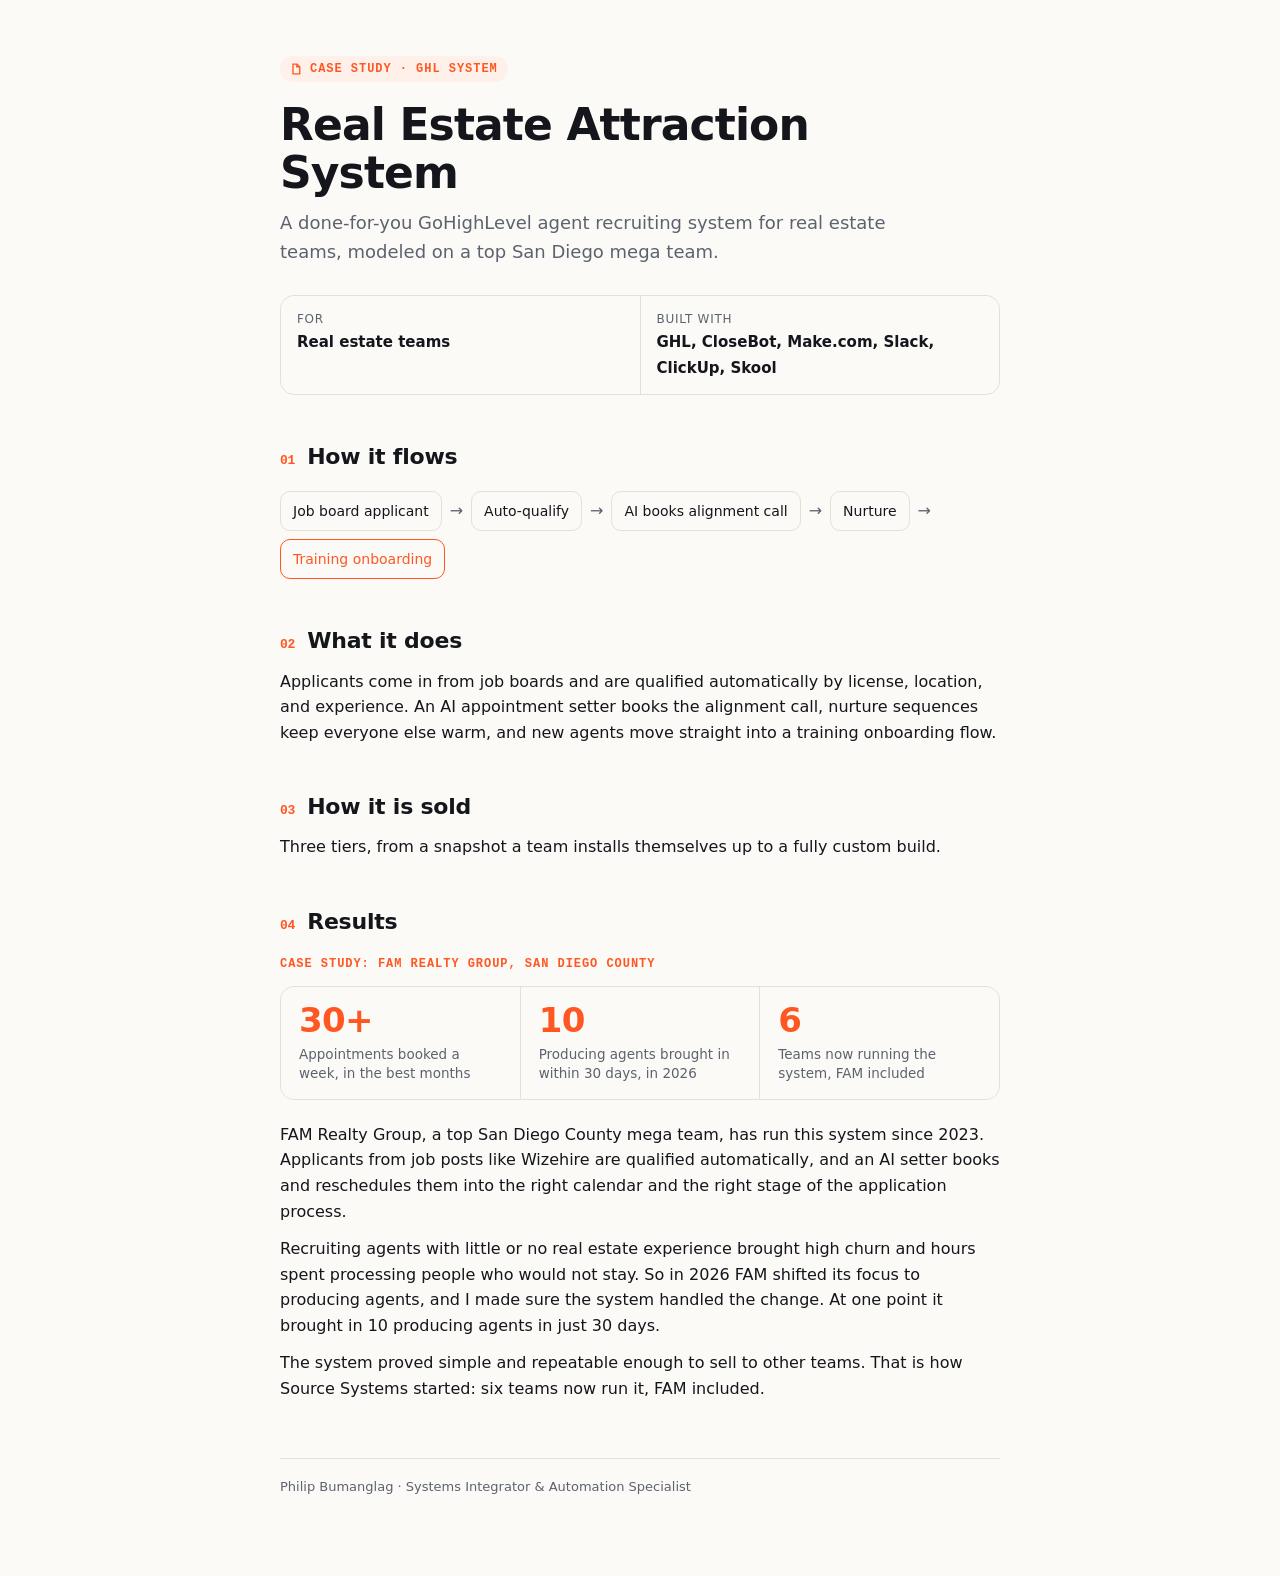
<file: public/case-study.html>
<!doctype html>
<html lang="en">
<head>
<meta charset="utf-8">
<meta name="viewport" content="width=device-width, initial-scale=1">
<title>Case Study - Philip Bumanglag</title>
<meta name="robots" content="noindex">
<style>
  :root {
    --paper: #fbfaf6;
    --ink: #14161c;
    --muted: #5d6270;
    --line: #e4e1d6;
    --tint: #f2efe6;
    --accent: #ff5722;
    --accent-soft: #fff1ea;
    --radius: 14px;
  }
  @media (prefers-color-scheme: dark) {
    :root {
      --paper: #0e0f16;
      --ink: #f2f2f5;
      --muted: #a2a6b4;
      --line: #262836;
      --tint: #161824;
      --accent-soft: #2a1710;
    }
  }
  * { box-sizing: border-box; }
  html, body { margin: 0; }
  body {
    background: var(--paper);
    color: var(--ink);
    font: 16px/1.6 ui-sans-serif, system-ui, -apple-system, "Segoe UI", sans-serif;
    -webkit-font-smoothing: antialiased;
  }
  .doc { max-width: 760px; margin: 0 auto; padding: 56px 20px 80px; }
  .tag {
    display: inline-flex; align-items: center; gap: 8px;
    font: 600 12px/1 ui-monospace, SFMono-Regular, Menlo, monospace;
    letter-spacing: .08em; text-transform: uppercase;
    color: var(--accent); background: var(--accent-soft);
    padding: 7px 10px; border-radius: 999px;
  }
  .tag svg { width: 12px; height: 12px; }
  h1 { font-size: clamp(30px, 5vw, 44px); line-height: 1.1; letter-spacing: -.02em; margin: 18px 0 12px; }
  .lede { color: var(--muted); font-size: 18px; margin: 0 0 28px; max-width: 58ch; }
  .meta { display: grid; grid-template-columns: repeat(auto-fit, minmax(200px, 1fr)); gap: 1px; background: var(--line); border: 1px solid var(--line); border-radius: var(--radius); overflow: hidden; margin-bottom: 44px; }
  .meta div { background: var(--paper); padding: 14px 16px; }
  .meta span { display: block; font-size: 12px; color: var(--muted); text-transform: uppercase; letter-spacing: .06em; }
  .meta b { font-weight: 600; font-size: 15px; }
  h2 { font-size: 22px; letter-spacing: -.01em; margin: 44px 0 10px; display: flex; gap: 12px; align-items: baseline; }
  h2 i { font: 600 13px/1 ui-monospace, SFMono-Regular, Menlo, monospace; font-style: normal; color: var(--accent); }
  p { margin: 0 0 12px; }
  .todo {
    border: 1px dashed var(--line); background: var(--tint);
    border-radius: var(--radius); padding: 14px 16px; color: var(--muted); font-size: 15px;
  }
  .case {
    display: inline-block; margin: 0 0 16px;
    font: 600 12px/1 ui-monospace, SFMono-Regular, Menlo, monospace;
    letter-spacing: .08em; text-transform: uppercase; color: var(--accent);
  }
  .stats { display: grid; grid-template-columns: repeat(auto-fit, minmax(180px, 1fr)); gap: 1px; background: var(--line); border: 1px solid var(--line); border-radius: var(--radius); overflow: hidden; margin: 0 0 22px; }
  .stats div { background: var(--paper); padding: 16px 18px; }
  .stats b { display: block; font-size: 34px; line-height: 1.05; letter-spacing: -.02em; color: var(--accent); }
  .stats span { display: block; margin-top: 6px; font-size: 13.5px; line-height: 1.4; color: var(--muted); }
  .flow { display: flex; flex-wrap: wrap; gap: 8px; margin: 16px 0 4px; }
  .flow span {
    border: 1px solid var(--line); background: var(--paper);
    border-radius: 10px; padding: 8px 12px; font-size: 14px; font-weight: 500;
  }
  .flow span:last-child { border-color: var(--accent); color: var(--accent); }
  .flow em { align-self: center; color: var(--muted); font-style: normal; }
  ul.list { padding-left: 20px; margin: 8px 0 0; color: var(--muted); }
  ul.list li { margin: 4px 0; }
  footer { margin-top: 56px; padding-top: 18px; border-top: 1px solid var(--line); color: var(--muted); font-size: 13px; }
</style>
</head>
<body>
  <main class="doc" id="doc"></main>
  <script>
    // One page, eight projects. ?p=<id> picks the project; the ids match
    // src/data/ai-stack.ts. Every fact here comes from Philip's brief and notes.
    (function () {
      var RESULTS_TODO = '[[TODO: the result or metric for this project]]';
      var PROJECTS = {
        'attraction-system': {
          kind: 'GHL System',
          title: 'Real Estate Attraction System',
          lede: 'A done-for-you GoHighLevel agent recruiting system for real estate teams, modeled on a top San Diego mega team.',
          meta: [['For', 'Real estate teams'], ['Built with', 'GHL, CloseBot, Make.com, Slack, ClickUp, Skool']],
          flow: ['Job board applicant', 'Auto-qualify', 'AI books alignment call', 'Nurture', 'Training onboarding'],
          sections: [
            ['What it does', ['Applicants come in from job boards and are qualified automatically by license, location, and experience. An AI appointment setter books the alignment call, nurture sequences keep everyone else warm, and new agents move straight into a training onboarding flow.']],
            ['How it is sold', ['Three tiers, from a snapshot a team installs themselves up to a fully custom build.']]
          ],
          results: {
            caseStudy: 'Case study: FAM Realty Group, San Diego County',
            stats: [
              ['30+', 'Appointments booked a week, in the best months'],
              ['10', 'Producing agents brought in within 30 days, in 2026'],
              ['6', 'Teams now running the system, FAM included']
            ],
            paragraphs: [
              'FAM Realty Group, a top San Diego County mega team, has run this system since 2023. Applicants from job posts like Wizehire are qualified automatically, and an AI setter books and reschedules them into the right calendar and the right stage of the application process.',
              'Recruiting agents with little or no real estate experience brought high churn and hours spent processing people who would not stay. So in 2026 FAM shifted its focus to producing agents, and I made sure the system handled the change. At one point it brought in 10 producing agents in just 30 days.',
              'The system proved simple and repeatable enough to sell to other teams. That is how Source Systems started: six teams now run it, FAM included.'
            ]
          }
        },
        'clickup-sync': {
          kind: 'Integration',
          title: 'ClickUp to GHL Two-Way Sync',
          lede: 'Four Make.com scenarios that keep a real estate team’s agent onboarding pipeline in sync between ClickUp and GoHighLevel.',
          meta: [['For', 'A real estate team'], ['Built with', 'Make.com, ClickUp, GHL']],
          flow: ['Change in ClickUp or GHL', 'Make.com scenario', 'Other side updated'],
          sections: [
            ['What it syncs', ['The agent onboarding pipeline in both directions, including agent stage and office assignment.']],
            ['Getting it stable', ['The scenarios had inverted route filters and broken field references. Debugging both is what made the sync reliable.']]
          ]
        },
        'client-onboarding': {
          kind: 'Integration',
          title: 'Automated Client Onboarding',
          lede: 'A single survey submission sets up a new client: their GHL sub-account and a dedicated Slack channel.',
          meta: [['Built with', 'Make.com, GHL API, Slack']],
          flow: ['Survey submitted', 'GHL sub-account created', 'Slack channel created'],
          sections: [
            ['The hard part', ['OAuth scope limits got in the way, so the build switched to Private Integration Tokens.']]
          ]
        },
        'lofty-sync': {
          kind: 'Integration',
          title: 'Lofty to GHL Lender Sync',
          lede: 'When a lender is assigned to a lead in Lofty, the buyer is created as a contact in GoHighLevel automatically.',
          meta: [['Built with', 'Lofty, Make.com, GHL']],
          flow: ['Lender assigned in Lofty', 'Make.com', 'Buyer created in GHL'],
          sections: [
            ['The hard part', ['Webhook payload limits got in the way, so a Make.com Data Store works around them.']]
          ]
        },
        'ai-setters': {
          kind: 'AI Agent',
          title: 'AI Appointment Setters',
          lede: 'CloseBot knowledge bases and agent flows that book and reschedule calls without human input.',
          meta: [['For', 'An eXp Realty recruiting partnership and a women’s membership program'], ['Built with', 'CloseBot, GHL']],
          flow: ['Lead replies', 'AI setter answers', 'Call booked or rescheduled'],
          sections: []
        },
        'voice-ai': {
          kind: 'AI Agent',
          title: 'Voice AI Receptionist',
          lede: 'A voice AI receptionist scoped for a church.',
          meta: [['For', 'A church'], ['Built with', 'Voice AI, LLMs']],
          flow: ['Caller', 'Voice AI receptionist', 'Warm transfer to staff'],
          sections: [
            ['What was scoped', ['Which LLM to run it on, and the warm transfer logic that hands a caller to the right staff member.']]
          ]
        },
        'semaphore-sms': {
          kind: 'GHL System',
          title: 'GHL to Semaphore SMS (Philippines)',
          lede: 'GoHighLevel connected to Semaphore, a local Philippine SMS provider.',
          meta: [['Built with', 'GHL, Semaphore, Webhooks']],
          flow: ['GHL workflow', 'Webhook', 'Semaphore SMS'],
          sections: [
            ['What it handles', ['Phone number format conversion between the two systems, and message segment optimization.']]
          ]
        },
        'documentation': {
          kind: 'Offer',
          title: 'Documentation as a Service',
          lede: 'A structured offer for auditing and documenting existing GHL systems for agencies.',
          meta: [['For', 'Agencies'], ['Built with', 'GHL, Claude']],
          flow: ['Qualify', 'Propose', 'Audit & document'],
          sections: [
            ['What is in it', ['A qualification scorecard, a proposal builder, and deliverable standards for every engagement.']]
          ]
        }
      };

      var id = new URLSearchParams(location.search).get('p');
      var p = PROJECTS[id] || PROJECTS['attraction-system'];
      var esc = function (s) {
        return String(s).replace(/[&<>"]/g, function (c) {
          return { '&': '&amp;', '<': '&lt;', '>': '&gt;', '"': '&quot;' }[c];
        });
      };

      var html = '';
      html += '<span class="tag"><svg viewBox="0 0 16 16" fill="none" stroke="currentColor" stroke-width="1.8" aria-hidden="true"><path d="M4 1.5h5.5L13 5v9.5H4z"/><path d="M9 1.5V5h4"/></svg>Case study · ' + esc(p.kind) + '</span>';
      html += '<h1>' + esc(p.title) + '</h1>';
      html += '<p class="lede">' + esc(p.lede) + '</p>';
      html += '<div class="meta">' + p.meta.map(function (m) {
        return '<div><span>' + esc(m[0]) + '</span><b>' + esc(m[1]) + '</b></div>';
      }).join('') + '</div>';

      var n = 0;
      var num = function () { n += 1; return '<i>0' + n + '</i>'; };
      html += '<h2>' + num() + 'How it flows</h2>';
      html += '<div class="flow" aria-label="How it flows">' + p.flow.map(esc).map(function (s) {
        return '<span>' + s + '</span>';
      }).join('<em>&rarr;</em>') + '</div>';
      p.sections.forEach(function (s) {
        html += '<h2>' + num() + esc(s[0]) + '</h2>';
        s[1].forEach(function (para) { html += '<p>' + esc(para) + '</p>'; });
      });
      html += '<h2>' + num() + 'Results</h2>';
      if (p.results) {
        var r = p.results;
        html += '<p class="case">' + esc(r.caseStudy) + '</p>';
        html += '<div class="stats">' + r.stats.map(function (s) {
          return '<div><b>' + esc(s[0]) + '</b><span>' + esc(s[1]) + '</span></div>';
        }).join('') + '</div>';
        r.paragraphs.forEach(function (para) { html += '<p>' + esc(para) + '</p>'; });
      } else {
        html += '<div class="todo">' + esc(RESULTS_TODO) + '</div>';
      }
      html += '<footer>Philip Bumanglag · Systems Integrator &amp; Automation Specialist</footer>';

      document.title = p.title + ' - Philip Bumanglag';
      document.getElementById('doc').innerHTML = html;
    })();
  </script>
</body>
</html>
</file>
